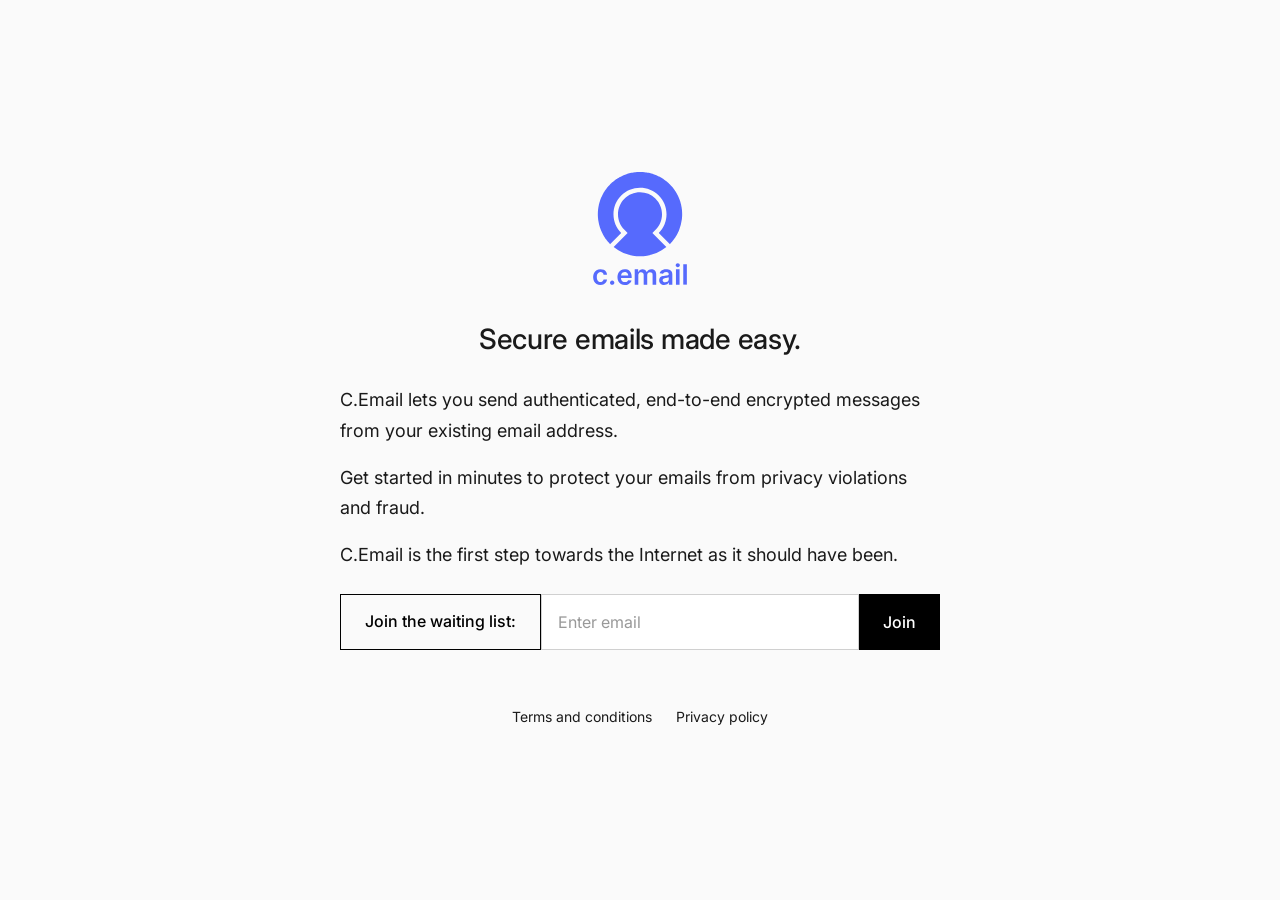
<file: index.html>
<!doctype html>
<html lang="en">
  <head>
    <meta charset="UTF-8" />
    <meta name="viewport" content="width=device-width, initial-scale=1.0" />
    <meta
      name="description"
      content="c.email - The easiest way to send secure emails. End-to-end encrypted messages from your existing email address."
    />
    <title>c.email - Secure Email</title>
    <link rel="preconnect" href="https://fonts.googleapis.com" />
    <link rel="preconnect" href="https://fonts.gstatic.com" crossorigin />
    <link
      href="https://fonts.googleapis.com/css2?family=Inter:wght@400;500;600;700&display=swap"
      rel="stylesheet"
    />
    <link rel="stylesheet" href="styles.css" />
    <link rel="icon" type="image/png" href="/favicon-96x96.png" sizes="96x96" />
    <link rel="icon" type="image/svg+xml" href="/favicon.svg" />
    <link rel="shortcut icon" href="/favicon.ico" />
    <link rel="apple-touch-icon" sizes="180x180" href="/apple-touch-icon.png" />
    <link rel="manifest" href="/site.webmanifest" />
  </head>
  <body>
    <main class="container">
      <div class="content">
        <img src="assets/logo.svg" alt="c.email logo" class="logo" />

        <p class="slogan">Secure emails made easy.</p>

        <div class="description">
          <p>
            C.Email lets you send authenticated, end-to-end encrypted messages
            from your existing email address.
          </p>
          <p>
            Get started in minutes to protect your emails from privacy
            violations and fraud.
          </p>
          <p>
            C.Email is the first step towards the Internet as it should have
            been.
          </p>
        </div>

        <form
          name="waiting-list"
          method="POST"
          netlify
          class="waiting-list-form"
          id="waiting-list-form"
        >
          <input type="hidden" name="form-name" value="waiting-list" />
          <div class="form-group">
            <div class="button-banner">Join the waiting list:</div>
            <input
              type="email"
              name="email"
              placeholder="Enter email"
              required
              class="email-input"
            />
            <button type="submit" class="button-banner submit-button">
              Join
            </button>
          </div>
        </form>

        <div
          class="thank-you-message"
          id="thank-you-message"
          style="display: none"
        >
          <p>Thank you for joining! We'll be in touch soon.</p>
        </div>

        <footer class="footer">
          <a href="terms.html">Terms and conditions</a>
          <a href="privacy.html">Privacy policy</a>
        </footer>
      </div>
    </main>

    <script src="script.js"></script>
  </body>
</html>
</file>
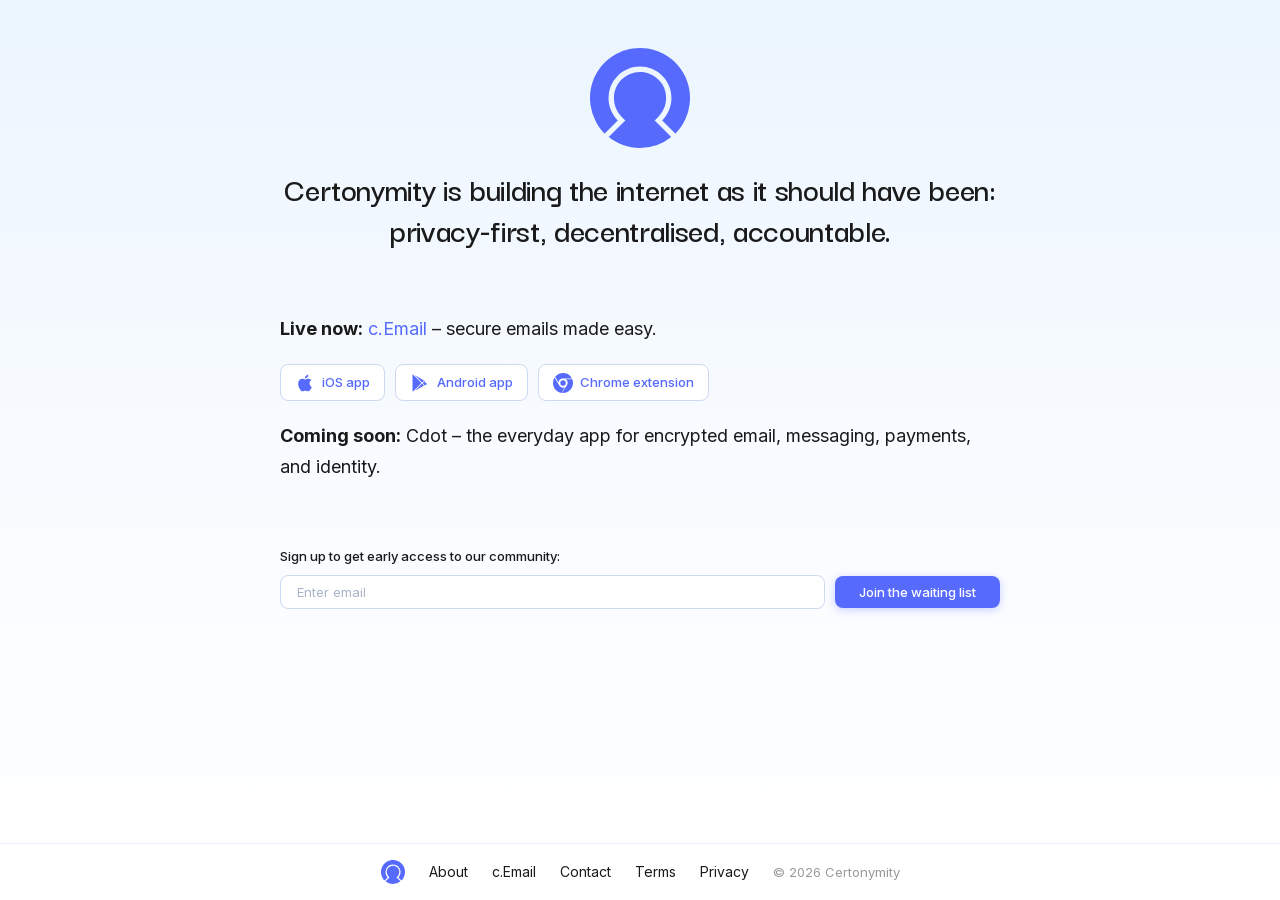
<file: public/index.html>
<!DOCTYPE html>
<html lang="en">
<head>
    <meta charset="UTF-8">
    <meta name="viewport" content="width=device-width, initial-scale=1.0">
    <meta name="description" content="Certonymity is building the internet as it should have been: privacy-first, decentralised, accountable.">
    <meta property="og:title" content="Certonymity">
    <meta property="og:description" content="Certonymity is building the internet as it should have been: privacy-first, decentralised, accountable.">
    <meta property="og:type" content="website">
    <meta property="og:url" content="https://certonymity.com/">
    <meta property="og:image" content="https://certonymity.com/assets/og-image.png">
    <meta name="twitter:card" content="summary_large_image">
    <meta name="twitter:title" content="Certonymity">
    <meta name="twitter:description" content="Certonymity is building the internet as it should have been: privacy-first, decentralised, accountable.">
    <meta name="twitter:image" content="https://certonymity.com/assets/og-image.png">
    <link rel="canonical" href="https://certonymity.com/">
    <title>Certonymity</title>
    <script type="application/ld+json">
    {
      "@context": "https://schema.org",
      "@type": "Organization",
      "name": "Certonymity",
      "url": "https://certonymity.com/",
      "description": "Certonymity is building the internet as it should have been: privacy-first, decentralised, and accountable.",
      "contactPoint": {
        "@type": "ContactPoint",
        "email": "info@certonymity.com"
      },
      "sameAs": [
        "https://apps.apple.com/gb/app/c-email-secure-email/id6787208131",
        "https://play.google.com/store/apps/details?id=org.certonym.c.email",
        "https://chromewebstore.google.com/detail/cemail-beta/nkjndjopnihapdifnakhijbhpmcjioeb"
      ]
    }
    </script>
    <link rel="stylesheet" href="./styles.css">
    <link rel="icon" type="image/svg+xml" href="./assets/logo.svg">
</head>
<body class="home">
    <main class="container">
      <div class="content">
        <img src="./assets/logo.svg" alt="Certonymity logo" class="logo">

        <p class="slogan">Certonymity is building the internet as it should have been:<br>privacy-first, decentralised, accountable.</p>

        <div class="description">
          <p><strong>Live now:</strong> <a href="https://c.email/">c.Email</a> – secure emails made easy.</p>
          <div class="store-links">
            <a href="https://apps.apple.com/gb/app/c-email-secure-email/id6787208131" class="store-link" aria-label="Download on the App Store">
              <svg viewBox="0 0 24 24" width="20" height="20" fill="currentColor" xmlns="http://www.w3.org/2000/svg"><path d="M18.71 19.5c-.83 1.24-1.71 2.45-3.05 2.47-1.34.03-1.77-.79-3.29-.79-1.53 0-2 .77-3.27.82-1.31.05-2.3-1.32-3.14-2.53C4.25 17 2.94 12.45 4.7 9.39c.87-1.52 2.43-2.48 4.12-2.51 1.28-.02 2.5.87 3.29.87.78 0 2.26-1.07 3.8-.91.65.03 2.47.26 3.64 1.98-.09.06-2.17 1.28-2.15 3.81.03 3.02 2.65 4.03 2.68 4.04-.03.07-.42 1.44-1.38 2.83M13 3.5c.73-.83 1.94-1.46 2.94-1.5.13 1.17-.34 2.35-1.04 3.19-.69.85-1.83 1.51-2.95 1.42-.15-1.15.41-2.35 1.05-3.11z"/></svg>
              iOS app
            </a>
            <a href="https://play.google.com/store/apps/details?id=org.certonym.c.email&hl=en" class="store-link" aria-label="Get it on Google Play">
              <svg viewBox="0 0 24 24" width="20" height="20" fill="currentColor" xmlns="http://www.w3.org/2000/svg"><path d="M3.609 1.814L13.792 12 3.61 22.186a.996.996 0 01-.61-.92V2.734a1 1 0 01.609-.92zm10.89 10.893l2.302 2.302-10.937 6.333 8.635-8.635zm3.199-1.67l1.984 1.149a1 1 0 010 1.728l-1.984 1.148L15.394 12l2.304-2.963zM5.864 2.658L16.8 8.99l-2.302 2.302-8.635-8.635z"/></svg>
              Android app
            </a>
            <a href="https://chromewebstore.google.com/detail/cemail-beta/nkjndjopnihapdifnakhijbhpmcjioeb" class="store-link" aria-label="Install Chrome extension">
              <svg viewBox="0 0 24 24" width="20" height="20" fill="currentColor" xmlns="http://www.w3.org/2000/svg"><path d="M12 0C8.21 0 4.831 1.757 2.632 4.501l3.953 6.848A5.454 5.454 0 0 1 12 6.545h10.691A12 12 0 0 0 12 0zM1.931 5.47A11.943 11.943 0 0 0 0 12c0 6.012 4.42 10.991 10.189 11.864l3.953-6.847a5.45 5.45 0 0 1-6.865-2.29L1.931 5.47zm13.342 2.166a5.446 5.446 0 0 1 1.45 7.014L10.79 23.836A12.016 12.016 0 0 0 12 24c6.627 0 12-5.373 12-12 0-1.54-.29-3.011-.818-4.364zM12 8.727a3.273 3.273 0 1 1 0 6.545A3.273 3.273 0 0 1 12 8.727z"/></svg>
              Chrome extension
            </a>
          </div>
          <p><strong>Coming soon:</strong> Cdot – the everyday app for encrypted email, messaging, payments, and identity.</p>
        </div>

        <form class="waiting-list-form" id="waiting-list-form" method="POST" name="waiting-list" action="/?success=true">
          <input type="hidden" name="form-name" value="waiting-list">
          <p class="form-label">Sign up to get early access to our community:</p>
          <div class="form-group">
            <input type="email" name="email" placeholder="Enter email" required class="email-input">
            <button type="submit" class="submit-button">Join the waiting list</button>
          </div>
        </form>

        <div class="thank-you-message" id="thank-you-message" style="display: none">
          <p>Thank you for joining! We'll be in touch soon.</p>
        </div>

      </div>
    </main>

    <footer class="footer">
      <a href="./index.html" class="footer-logo"><img src="./assets/logo.svg" alt="Certonymity"></a>
      <a href="./about/">About</a>
      <a href="https://c.email/">c.Email</a>

      <a href="mailto:info@certonymity.com">Contact</a>
      <a href="./terms/">Terms</a>
      <a href="./privacy/">Privacy</a>
      <span class="footer-copyright">&copy; 2026 Certonymity</span>
    </footer>

    <script src="./script.js"></script>
</body>
</html>
</file>
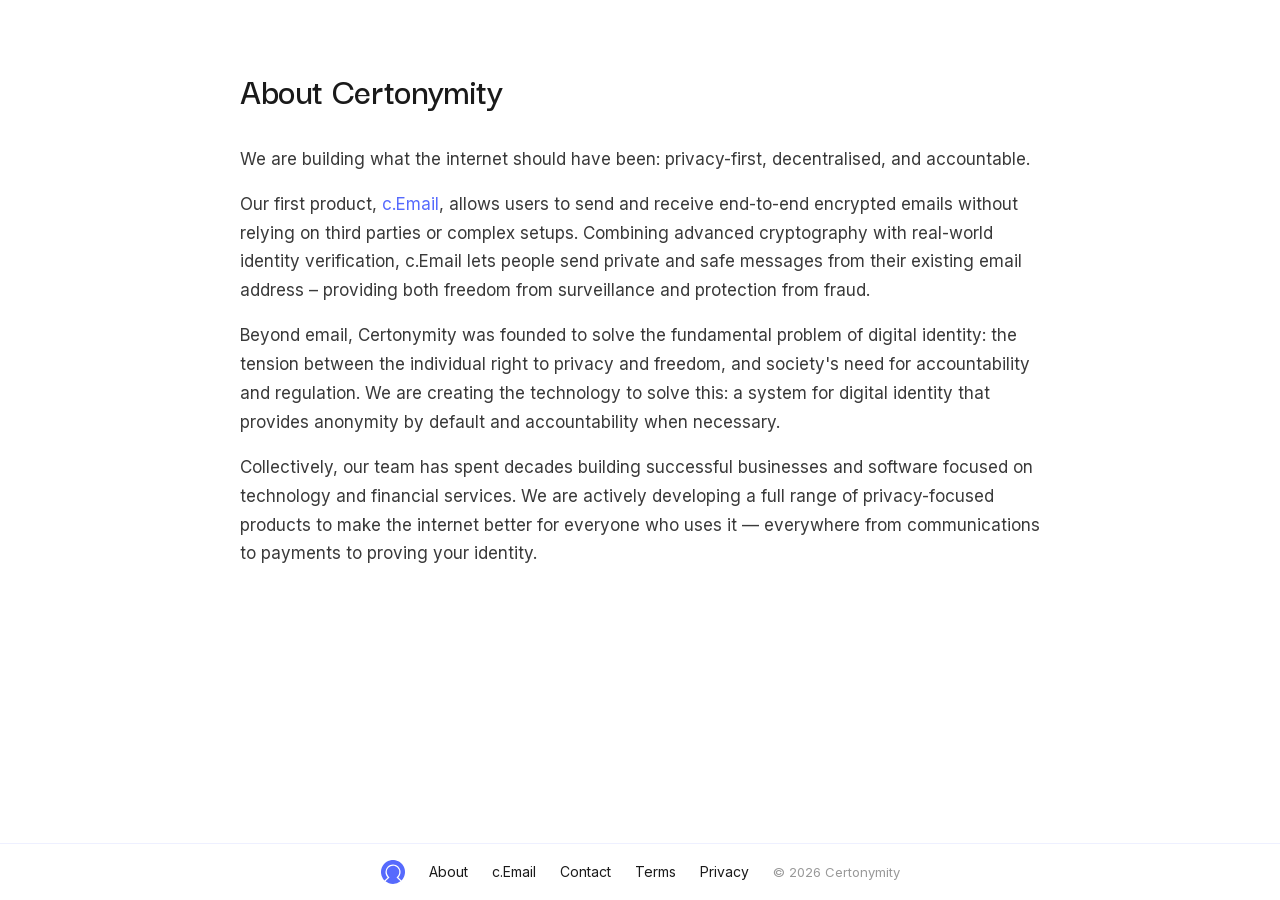
<file: public/about/index.html>
<!DOCTYPE html>
<html lang="en">
<head>
    <meta charset="UTF-8">
    <meta name="viewport" content="width=device-width, initial-scale=1.0">
    <meta name="description" content="Certonymity is building privacy-first, decentralised, and accountable products to make the internet better for everyone.">
    <meta property="og:title" content="About – Certonymity">
    <meta property="og:description" content="Certonymity is building privacy-first, decentralised, and accountable products to make the internet better for everyone.">
    <meta property="og:type" content="website">
    <meta property="og:url" content="https://certonymity.com/about/">
    <meta property="og:image" content="https://certonymity.com/assets/og-image.png">
    <meta name="twitter:card" content="summary_large_image">
    <meta name="twitter:title" content="About – Certonymity">
    <meta name="twitter:description" content="Certonymity is building privacy-first, decentralised, and accountable products to make the internet better for everyone.">
    <meta name="twitter:image" content="https://certonymity.com/assets/og-image.png">
    <link rel="canonical" href="https://certonymity.com/about/">
    <title>About – Certonymity</title>
    <script type="application/ld+json">
    {
      "@context": "https://schema.org",
      "@type": "AboutPage",
      "name": "About Certonymity",
      "url": "https://certonymity.com/about/",
      "description": "Certonymity is building privacy-first, decentralised, and accountable products to make the internet better for everyone.",
      "publisher": {
        "@type": "Organization",
        "name": "Certonymity",
        "url": "https://certonymity.com/"
      }
    }
    </script>
    <link rel="stylesheet" href="../styles.css">
    <link rel="icon" type="image/svg+xml" href="../assets/logo.svg">
</head>
<body class="legal">
    <main class="container">
      <div class="content">
        <div class="page-content">
          <h1>About Certonymity</h1>
          <p>We are building what the internet should have been: privacy-first, decentralised, and accountable.</p>
          <p>Our first product, <a href="https://c.email/">c.Email</a>, allows users to send and receive end-to-end encrypted emails without relying on third parties or complex setups. Combining advanced cryptography with real-world identity verification, c.Email lets people send private and safe messages from their existing email address – providing both freedom from surveillance and protection from fraud.</p>
          <p>Beyond email, Certonymity was founded to solve the fundamental problem of digital identity: the tension between the individual right to privacy and freedom, and society's need for accountability and regulation. We are creating the technology to solve this: a system for digital identity that provides anonymity by default and accountability when necessary.</p>
          <p>Collectively, our team has spent decades building successful businesses and software focused on technology and financial services. We are actively developing a full range of privacy-focused products to make the internet better for everyone who uses it — everywhere from communications to payments to proving your identity.</p>
        </div>
      </div>
    </main>
    <footer class="footer">
      <a href="../" class="footer-logo"><img src="../assets/logo.svg" alt="Certonymity"></a>
      <a href="../about/">About</a>
      <a href="https://c.email/">c.Email</a>

      <a href="mailto:info@certonymity.com">Contact</a>
      <a href="../terms/">Terms</a>
      <a href="../privacy/">Privacy</a>
      <span class="footer-copyright">&copy; 2026 Certonymity</span>
    </footer>
</body>
</html>
</file>
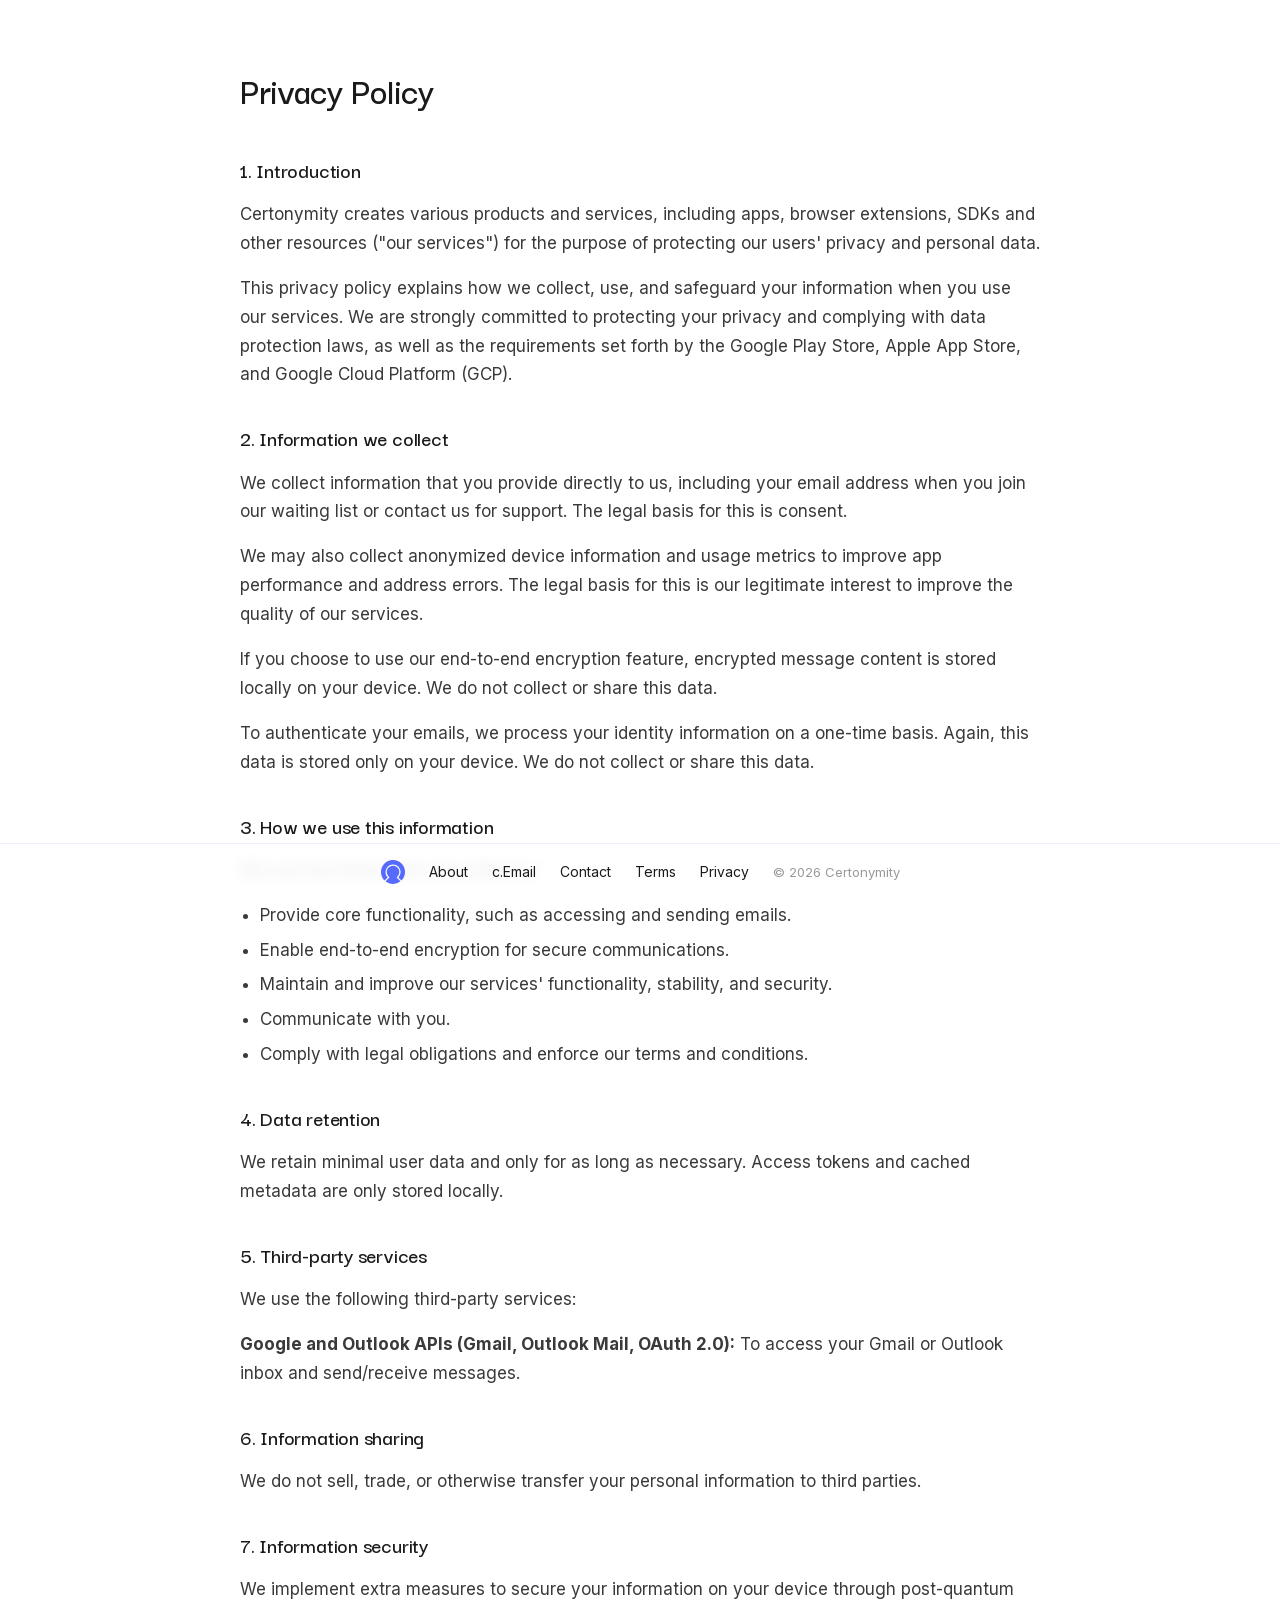
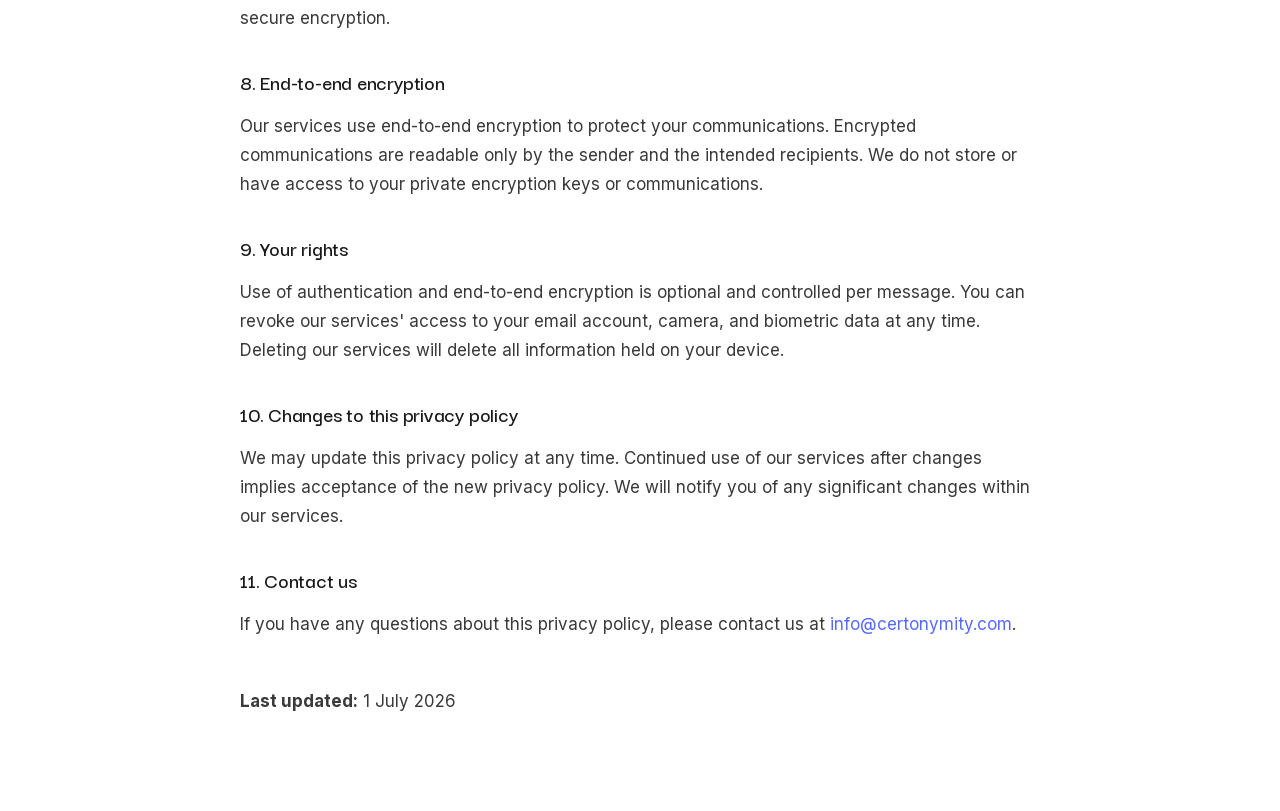
<file: public/privacy/index.html>
<!DOCTYPE html>
<html lang="en">
<head>
    <meta charset="UTF-8">
    <meta name="viewport" content="width=device-width, initial-scale=1.0">
    <meta name="description" content="Privacy policy for Certonymity">
    <meta property="og:title" content="Privacy Policy – Certonymity">
    <meta property="og:description" content="Privacy policy for Certonymity's products and services.">
    <meta property="og:type" content="website">
    <meta property="og:url" content="https://certonymity.com/privacy/">
    <meta property="og:image" content="https://certonymity.com/assets/og-image.png">
    <meta name="twitter:card" content="summary_large_image">
    <meta name="twitter:title" content="Privacy Policy – Certonymity">
    <meta name="twitter:description" content="Privacy policy for Certonymity's products and services.">
    <meta name="twitter:image" content="https://certonymity.com/assets/og-image.png">
    <link rel="canonical" href="https://certonymity.com/privacy/">
    <title>Privacy Policy – Certonymity</title>
    <script type="application/ld+json">
    {
      "@context": "https://schema.org",
      "@type": "WebPage",
      "name": "Privacy Policy – Certonymity",
      "url": "https://certonymity.com/privacy/",
      "publisher": {
        "@type": "Organization",
        "name": "Certonymity",
        "url": "https://certonymity.com/"
      }
    }
    </script>
    <link rel="stylesheet" href="../styles.css">
    <link rel="icon" type="image/svg+xml" href="../assets/logo.svg">
</head>
<body class="legal">
    <main class="container">
      <div class="content">
<div class="page-content">
          <h1>Privacy Policy</h1>
          <h2>1. Introduction</h2>
          <p>Certonymity creates various products and services, including apps, browser extensions, SDKs and other resources ("our services") for the purpose of protecting our users' privacy and personal data.</p>
          <p>This privacy policy explains how we collect, use, and safeguard your information when you use our services. We are strongly committed to protecting your privacy and complying with data protection laws, as well as the requirements set forth by the Google Play Store, Apple App Store, and Google Cloud Platform (GCP).</p>
          <h2>2. Information we collect</h2>
          <p>We collect information that you provide directly to us, including your email address when you join our waiting list or contact us for support. The legal basis for this is consent.</p>
          <p>We may also collect anonymized device information and usage metrics to improve app performance and address errors. The legal basis for this is our legitimate interest to improve the quality of our services.</p>
          <p>If you choose to use our end-to-end encryption feature, encrypted message content is stored locally on your device. We do not collect or share this data.</p>
          <p>To authenticate your emails, we process your identity information on a one-time basis. Again, this data is stored only on your device. We do not collect or share this data.</p>
          <h2>3. How we use this information</h2>
          <p>We use the information we collect to:</p>
          <ul>
            <li>Provide core functionality, such as accessing and sending emails.</li>
            <li>Enable end-to-end encryption for secure communications.</li>
            <li>Maintain and improve our services' functionality, stability, and security.</li>
            <li>Communicate with you.</li>
            <li>Comply with legal obligations and enforce our terms and conditions.</li>
          </ul>
          <h2>4. Data retention</h2>
          <p>We retain minimal user data and only for as long as necessary. Access tokens and cached metadata are only stored locally.</p>
          <h2>5. Third-party services</h2>
          <p>We use the following third-party services:</p>
          <p><strong>Google and Outlook APIs (Gmail, Outlook Mail, OAuth 2.0):</strong> To access your Gmail or Outlook inbox and send/receive messages.</p>
          <h2>6. Information sharing</h2>
          <p>We do not sell, trade, or otherwise transfer your personal information to third parties.</p>
          <h2>7. Information security</h2>
          <p>We implement extra measures to secure your information on your device through post-quantum secure encryption.</p>
          <h2>8. End-to-end encryption</h2>
          <p>Our services use end-to-end encryption to protect your communications. Encrypted communications are readable only by the sender and the intended recipients. We do not store or have access to your private encryption keys or communications.</p>
          <h2>9. Your rights</h2>
          <p>Use of authentication and end-to-end encryption is optional and controlled per message. You can revoke our services' access to your email account, camera, and biometric data at any time. Deleting our services will delete all information held on your device.</p>
          <h2>10. Changes to this privacy policy</h2>
          <p>We may update this privacy policy at any time. Continued use of our services after changes implies acceptance of the new privacy policy. We will notify you of any significant changes within our services.</p>
          <h2>11. Contact us</h2>
          <p>If you have any questions about this privacy policy, please contact us at <a href="mailto:info@certonymity.com">info@certonymity.com</a>.</p>
          <p class="last-updated"><strong>Last updated:</strong> 1 July 2026</p>
        </div>
      </div>
    </main>
    <footer class="footer">
      <a href="../" class="footer-logo"><img src="../assets/logo.svg" alt="Certonymity"></a>
      <a href="../about/">About</a>
      <a href="https://c.email/">c.Email</a>

      <a href="mailto:info@certonymity.com">Contact</a>
      <a href="../terms/">Terms</a>
      <a href="../privacy/">Privacy</a>
      <span class="footer-copyright">&copy; 2026 Certonymity</span>
    </footer>
</body>
</html>
</file>
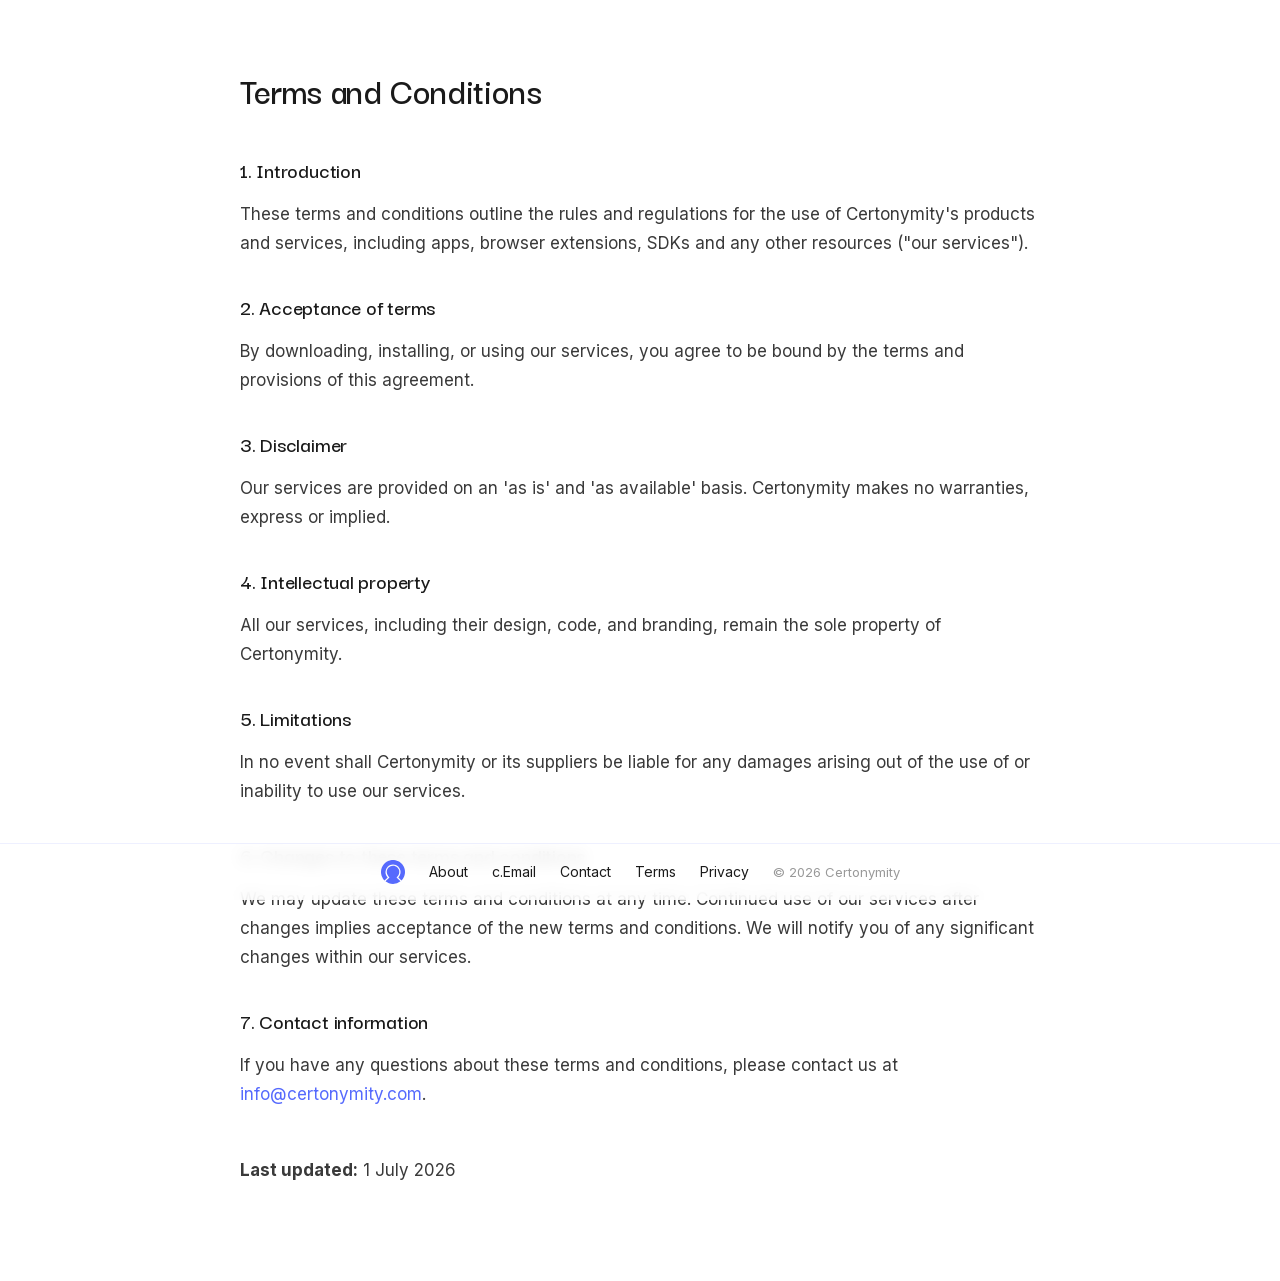
<file: public/terms/index.html>
<!DOCTYPE html>
<html lang="en">
<head>
    <meta charset="UTF-8">
    <meta name="viewport" content="width=device-width, initial-scale=1.0">
    <meta name="description" content="Terms and conditions for Certonymity's products and services.">
    <meta property="og:title" content="Terms and Conditions – Certonymity">
    <meta property="og:description" content="Terms and conditions for Certonymity's products and services.">
    <meta property="og:type" content="website">
    <meta property="og:url" content="https://certonymity.com/terms/">
    <meta property="og:image" content="https://certonymity.com/assets/og-image.png">
    <meta name="twitter:card" content="summary_large_image">
    <meta name="twitter:title" content="Terms and Conditions – Certonymity">
    <meta name="twitter:description" content="Terms and conditions for Certonymity's products and services.">
    <meta name="twitter:image" content="https://certonymity.com/assets/og-image.png">
    <link rel="canonical" href="https://certonymity.com/terms/">
    <title>Terms and Conditions – Certonymity</title>
    <script type="application/ld+json">
    {
      "@context": "https://schema.org",
      "@type": "WebPage",
      "name": "Terms and Conditions – Certonymity",
      "url": "https://certonymity.com/terms/",
      "publisher": {
        "@type": "Organization",
        "name": "Certonymity",
        "url": "https://certonymity.com/"
      }
    }
    </script>
    <link rel="stylesheet" href="../styles.css">
    <link rel="icon" type="image/svg+xml" href="../assets/logo.svg">
</head>
<body class="legal">
    <main class="container">
      <div class="content">
<div class="page-content">
          <h1>Terms and Conditions</h1>
          <h2>1. Introduction</h2>
          <p>These terms and conditions outline the rules and regulations for the use of Certonymity's products and services, including apps, browser extensions, SDKs and any other resources ("our services").</p>
          <h2>2. Acceptance of terms</h2>
          <p>By downloading, installing, or using our services, you agree to be bound by the terms and provisions of this agreement.</p>
          <h2>3. Disclaimer</h2>
          <p>Our services are provided on an 'as is' and 'as available' basis. Certonymity makes no warranties, express or implied.</p>
          <h2>4. Intellectual property</h2>
          <p>All our services, including their design, code, and branding, remain the sole property of Certonymity.</p>
          <h2>5. Limitations</h2>
          <p>In no event shall Certonymity or its suppliers be liable for any damages arising out of the use of or inability to use our services.</p>
          <h2>6. Changes to these terms and conditions</h2>
          <p>We may update these terms and conditions at any time. Continued use of our services after changes implies acceptance of the new terms and conditions. We will notify you of any significant changes within our services.</p>
          <h2>7. Contact information</h2>
          <p>If you have any questions about these terms and conditions, please contact us at <a href="mailto:info@certonymity.com">info@certonymity.com</a>.</p>
          <p class="last-updated"><strong>Last updated:</strong> 1 July 2026</p>
        </div>
      </div>
    </main>
    <footer class="footer">
      <a href="../" class="footer-logo"><img src="../assets/logo.svg" alt="Certonymity"></a>
      <a href="../about/">About</a>
      <a href="https://c.email/">c.Email</a>

      <a href="mailto:info@certonymity.com">Contact</a>
      <a href="../terms/">Terms</a>
      <a href="../privacy/">Privacy</a>
      <span class="footer-copyright">&copy; 2026 Certonymity</span>
    </footer>
</body>
</html>
</file>
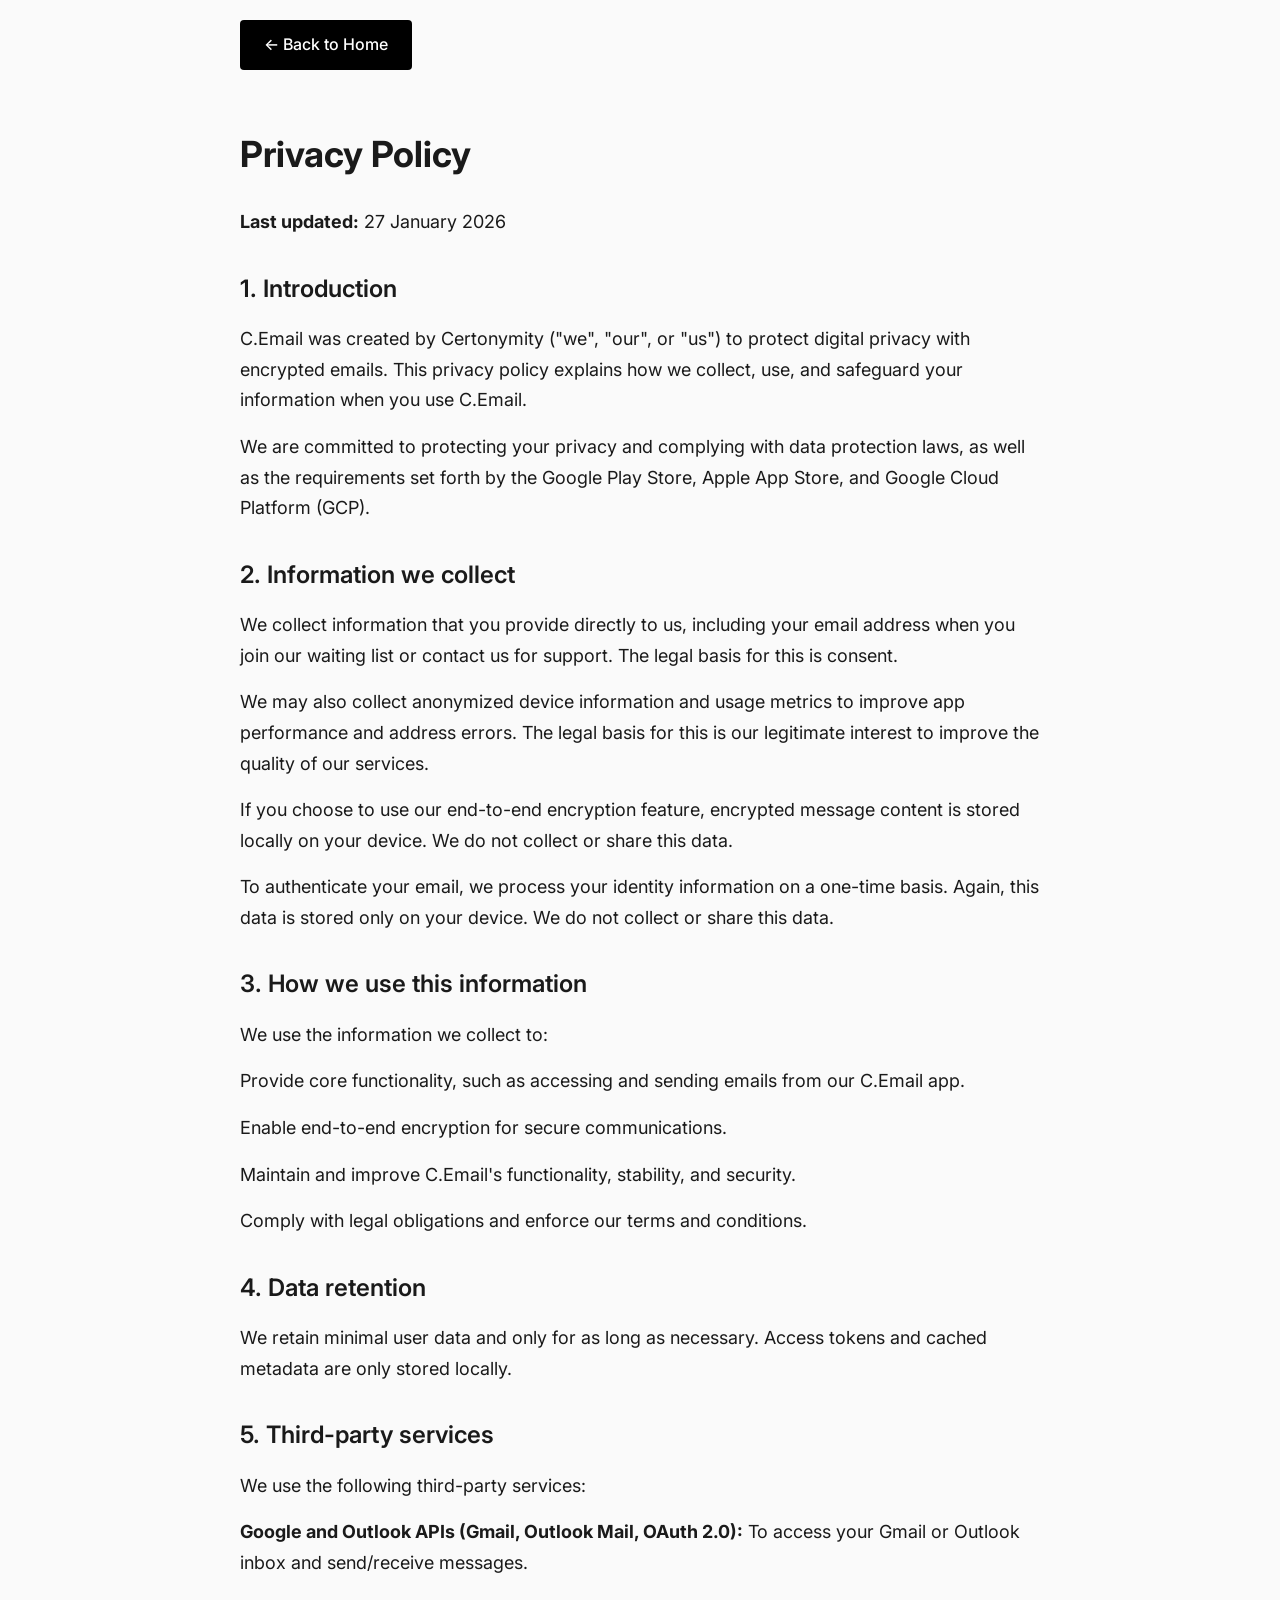
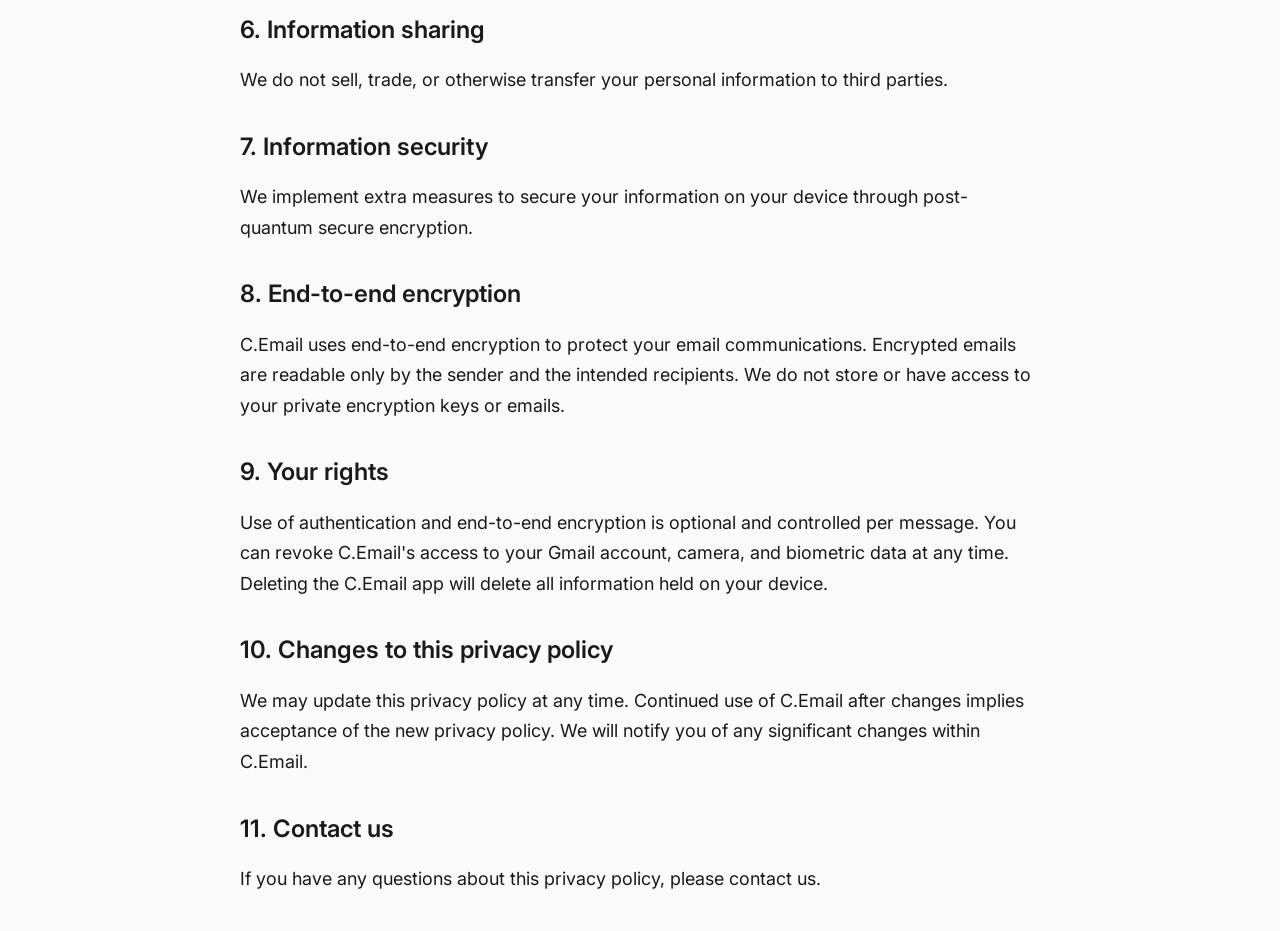
<file: privacy.html>
<!doctype html>
<html lang="en">
  <head>
    <meta charset="UTF-8" />
    <meta name="viewport" content="width=device-width, initial-scale=1.0" />
    <meta name="description" content="Privacy policy for C.Email" />
    <title>Privacy Policy - C.Email</title>
    <link rel="preconnect" href="https://fonts.googleapis.com" />
    <link rel="preconnect" href="https://fonts.gstatic.com" crossorigin />
    <link
      href="https://fonts.googleapis.com/css2?family=Inter:wght@400;500;600;700&display=swap"
      rel="stylesheet"
    />
    <link rel="stylesheet" href="styles.css" />
    <link rel="icon" type="image/png" href="/favicon-96x96.png" sizes="96x96" />
    <link rel="icon" type="image/svg+xml" href="/favicon.svg" />
    <link rel="shortcut icon" href="/favicon.ico" />
    <link rel="apple-touch-icon" sizes="180x180" href="/apple-touch-icon.png" />
    <link rel="manifest" href="/site.webmanifest" />
    <style>
      .back-link {
        display: inline-block;
        margin-bottom: 32px;
        padding: 12px 24px;
        background-color: #000000;
        color: #ffffff;
        text-decoration: none;
        font-weight: 500;
        border-radius: 4px;
        transition: background-color 0.2s ease;
        align-self: flex-start;
      }

      .back-link:hover {
        background-color: #333333;
      }

      .page-content {
        text-align: left;
        max-width: 800px;
        margin: 0 auto;
      }

      .page-content h1 {
        font-size: clamp(28px, 4vw, 36px);
        font-weight: 700;
        margin-bottom: 24px;
        color: #1a1a1a;
      }

      .page-content h2 {
        font-size: clamp(20px, 3vw, 24px);
        font-weight: 600;
        margin-top: 32px;
        margin-bottom: 16px;
        color: #1a1a1a;
      }

      .page-content p {
        font-size: clamp(16px, 2vw, 18px);
        line-height: 1.7;
        margin-bottom: 16px;
        color: #1a1a1a;
      }
    </style>
  </head>
  <body>
    <main class="container">
      <div class="content">
        <a href="index.html" class="back-link">← Back to Home</a>

        <div class="page-content">
          <h1>Privacy Policy</h1>

          <p><strong>Last updated:</strong> 27 January 2026</p>

          <h2>1. Introduction</h2>
          <p>
            C.Email was created by Certonymity ("we", "our", or "us") to protect
            digital privacy with encrypted emails. This privacy policy explains
            how we collect, use, and safeguard your information when you use
            C.Email.
          </p>
          <p>
            We are committed to protecting your privacy and complying with data
            protection laws, as well as the requirements set forth by the Google
            Play Store, Apple App Store, and Google Cloud Platform (GCP).
          </p>

          <h2>2. Information we collect</h2>
          <p>
            We collect information that you provide directly to us, including
            your email address when you join our waiting list or contact us for
            support. The legal basis for this is consent.
          </p>
          <p>
            We may also collect anonymized device information and usage metrics
            to improve app performance and address errors. The legal basis for
            this is our legitimate interest to improve the quality of our
            services.
          </p>
          <p>
            If you choose to use our end-to-end encryption feature, encrypted
            message content is stored locally on your device. We do not collect
            or share this data.
          </p>
          <p>
            To authenticate your email, we process your identity information on
            a one-time basis. Again, this data is stored only on your device. We
            do not collect or share this data.
          </p>

          <h2>3. How we use this information</h2>
          <p>We use the information we collect to:</p>
          <p>
            Provide core functionality, such as accessing and sending emails
            from our C.Email app.
          </p>
          <p>Enable end-to-end encryption for secure communications.</p>
          <p>
            Maintain and improve C.Email's functionality, stability, and
            security.
          </p>
          <p>
            Comply with legal obligations and enforce our terms and conditions.
          </p>

          <h2>4. Data retention</h2>
          <p>
            We retain minimal user data and only for as long as necessary.
            Access tokens and cached metadata are only stored locally.
          </p>

          <h2>5. Third-party services</h2>
          <p>We use the following third-party services:</p>
          <p>
            <strong
              >Google and Outlook APIs (Gmail, Outlook Mail, OAuth 2.0):</strong
            >
            To access your Gmail or Outlook inbox and send/receive messages.
          </p>

          <h2>6. Information sharing</h2>
          <p>
            We do not sell, trade, or otherwise transfer your personal
            information to third parties.
          </p>

          <h2>7. Information security</h2>
          <p>
            We implement extra measures to secure your information on your
            device through post-quantum secure encryption.
          </p>

          <h2>8. End-to-end encryption</h2>
          <p>
            C.Email uses end-to-end encryption to protect your email
            communications. Encrypted emails are readable only by the sender and
            the intended recipients. We do not store or have access to your
            private encryption keys or emails.
          </p>

          <h2>9. Your rights</h2>
          <p>
            Use of authentication and end-to-end encryption is optional and
            controlled per message. You can revoke C.Email's access to your
            Gmail account, camera, and biometric data at any time. Deleting the
            C.Email app will delete all information held on your device.
          </p>

          <h2>10. Changes to this privacy policy</h2>
          <p>
            We may update this privacy policy at any time. Continued use of
            C.Email after changes implies acceptance of the new privacy policy.
            We will notify you of any significant changes within C.Email.
          </p>

          <h2>11. Contact us</h2>
          <p>
            If you have any questions about this privacy policy, please contact
            us.
          </p>
        </div>
      </div>
    </main>
  </body>
</html>
</file>
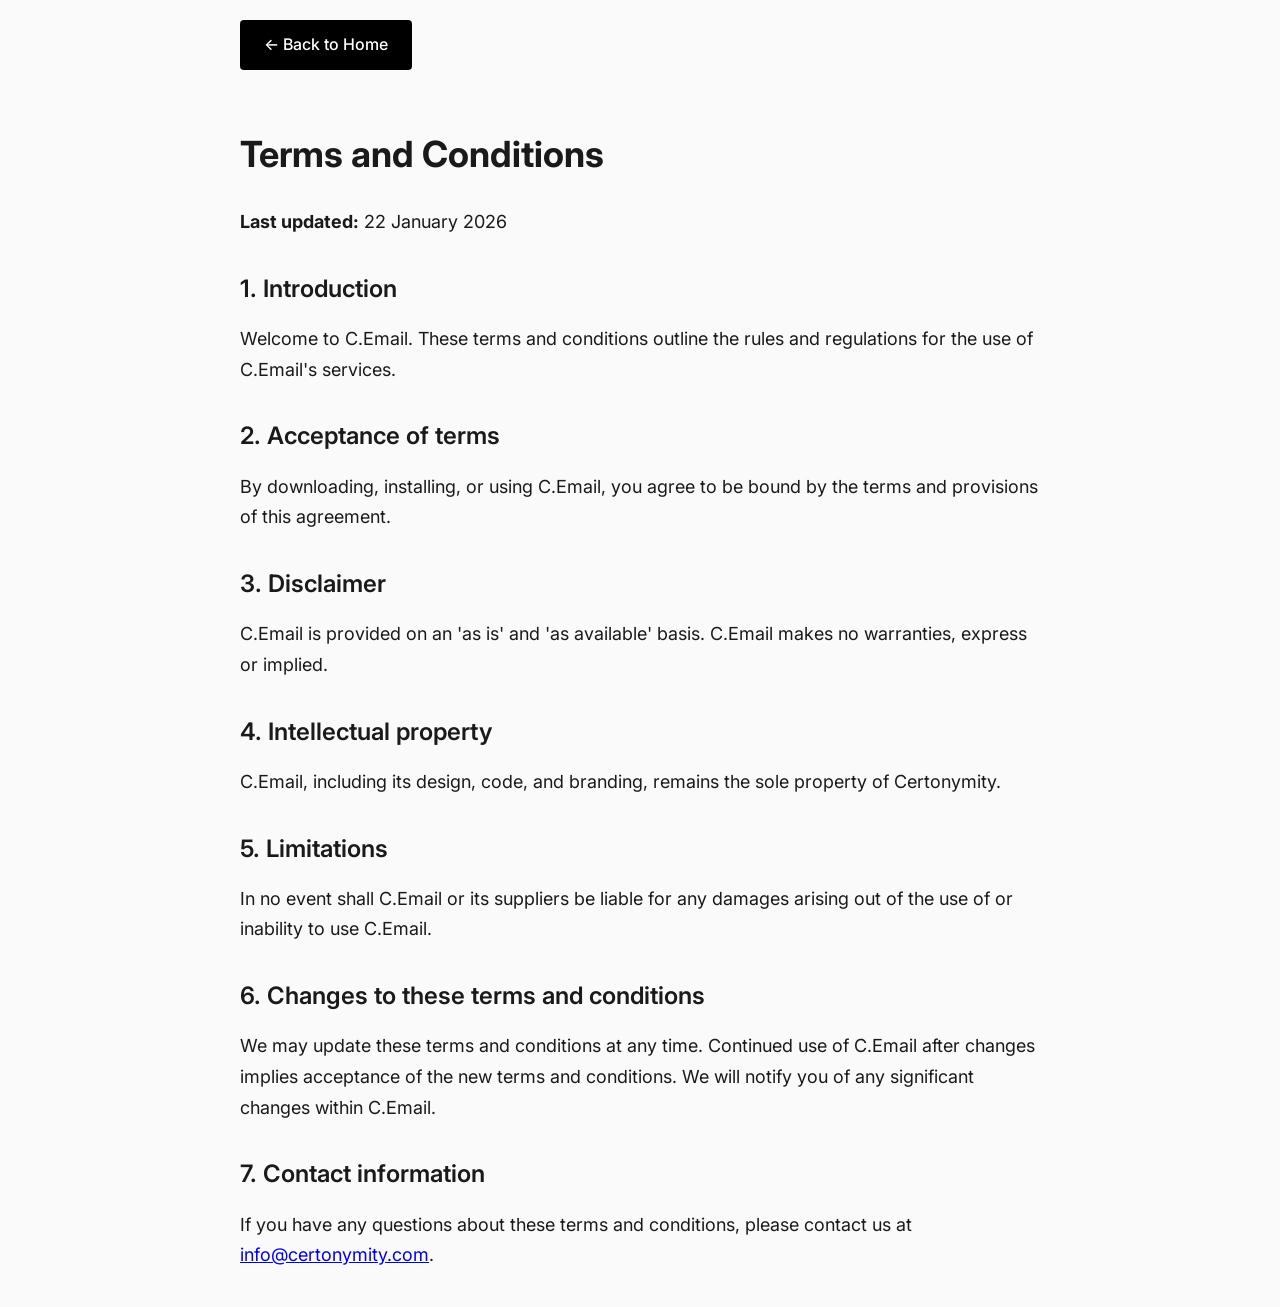
<file: terms.html>
<!doctype html>
<html lang="en">
  <head>
    <meta charset="UTF-8" />
    <meta name="viewport" content="width=device-width, initial-scale=1.0" />
    <meta name="description" content="Terms and conditions for C.Email" />
    <title>Terms and Conditions - C.Email</title>
    <link rel="preconnect" href="https://fonts.googleapis.com" />
    <link rel="preconnect" href="https://fonts.gstatic.com" crossorigin />
    <link
      href="https://fonts.googleapis.com/css2?family=Inter:wght@400;500;600;700&display=swap"
      rel="stylesheet"
    />
    <link rel="stylesheet" href="styles.css" />
    <link rel="icon" type="image/png" href="/favicon-96x96.png" sizes="96x96" />
    <link rel="icon" type="image/svg+xml" href="/favicon.svg" />
    <link rel="shortcut icon" href="/favicon.ico" />
    <link rel="apple-touch-icon" sizes="180x180" href="/apple-touch-icon.png" />
    <link rel="manifest" href="/site.webmanifest" />
    <style>
      .back-link {
        display: inline-block;
        margin-bottom: 32px;
        padding: 12px 24px;
        background-color: #000000;
        color: #ffffff;
        text-decoration: none;
        font-weight: 500;
        border-radius: 4px;
        transition: background-color 0.2s ease;
        align-self: flex-start;
      }

      .back-link:hover {
        background-color: #333333;
      }

      .page-content {
        text-align: left;
        max-width: 800px;
        margin: 0 auto;
      }

      .page-content h1 {
        font-size: clamp(28px, 4vw, 36px);
        font-weight: 700;
        margin-bottom: 24px;
        color: #1a1a1a;
      }

      .page-content h2 {
        font-size: clamp(20px, 3vw, 24px);
        font-weight: 600;
        margin-top: 32px;
        margin-bottom: 16px;
        color: #1a1a1a;
      }

      .page-content p {
        font-size: clamp(16px, 2vw, 18px);
        line-height: 1.7;
        margin-bottom: 16px;
        color: #1a1a1a;
      }
    </style>
  </head>
  <body>
    <main class="container">
      <div class="content">
        <a href="index.html" class="back-link">← Back to Home</a>

        <div class="page-content">
          <h1>Terms and Conditions</h1>

          <p><strong>Last updated:</strong> 22 January 2026</p>

          <h2>1. Introduction</h2>
          <p>
            Welcome to C.Email. These terms and conditions outline the rules and
            regulations for the use of C.Email's services.
          </p>

          <h2>2. Acceptance of terms</h2>
          <p>
            By downloading, installing, or using C.Email, you agree to be bound
            by the terms and provisions of this agreement.
          </p>

          <h2>3. Disclaimer</h2>
          <p>
            C.Email is provided on an 'as is' and 'as available' basis. C.Email
            makes no warranties, express or implied.
          </p>

          <h2>4. Intellectual property</h2>
          <p>
            C.Email, including its design, code, and branding, remains the sole
            property of Certonymity.
          </p>

          <h2>5. Limitations</h2>
          <p>
            In no event shall C.Email or its suppliers be liable for any damages
            arising out of the use of or inability to use C.Email.
          </p>

          <h2>6. Changes to these terms and conditions</h2>
          <p>
            We may update these terms and conditions at any time. Continued use
            of C.Email after changes implies acceptance of the new terms and
            conditions. We will notify you of any significant changes within
            C.Email.
          </p>

          <h2>7. Contact information</h2>
          <p>
            If you have any questions about these terms and conditions, please
            contact us at
            <a href="mailto:info@certonymity.com">info@certonymity.com</a>.
          </p>
        </div>
      </div>
    </main>
  </body>
</html>
</file>
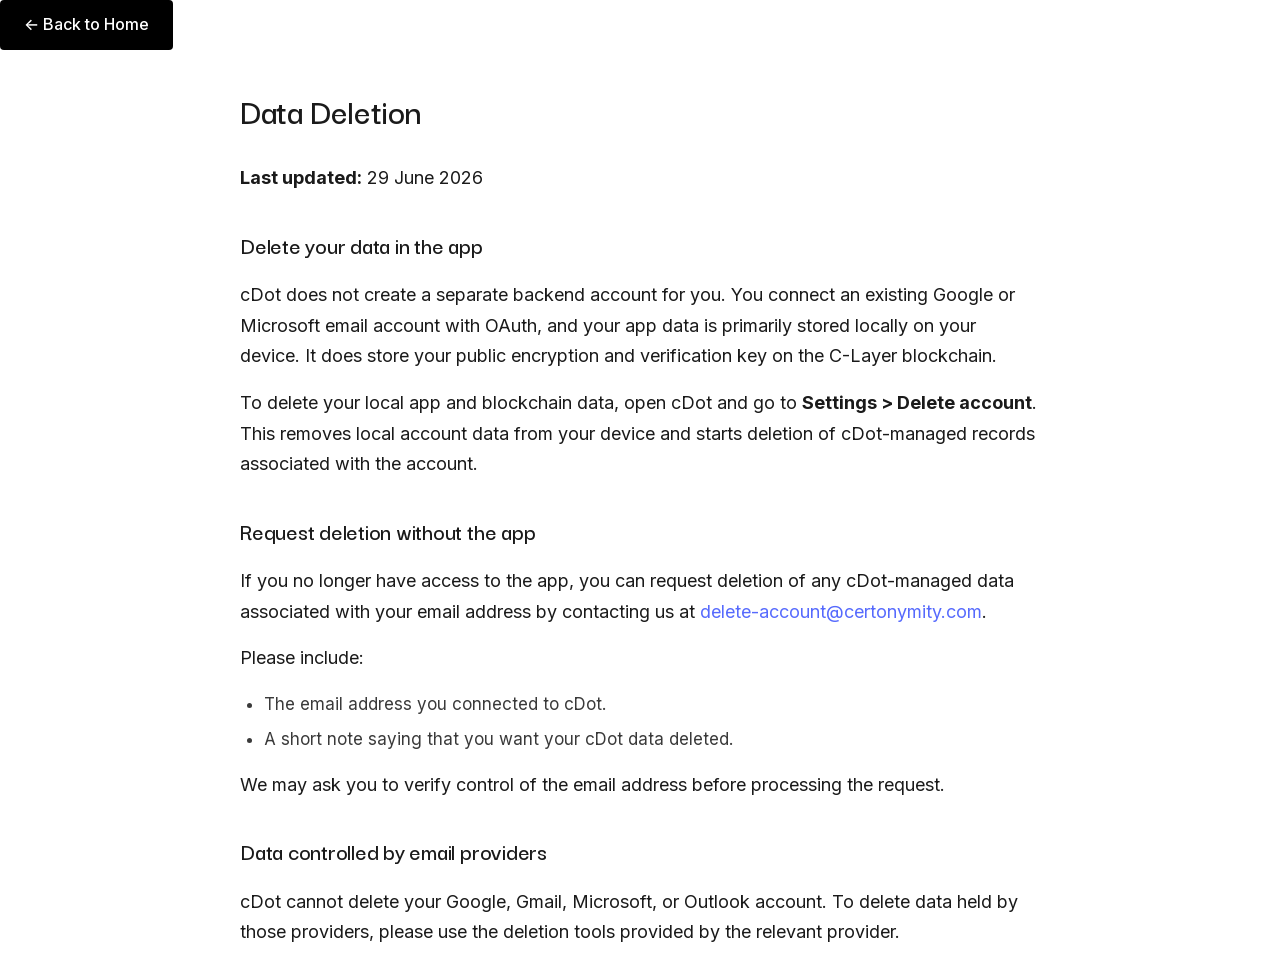
<file: public/cemail-data-deletion.html>
<!doctype html>
<html lang="en">
  <head>
    <meta charset="UTF-8" />
    <meta name="viewport" content="width=device-width, initial-scale=1.0" />
    <meta
      name="description"
      content="How to request deletion of cDot app data"
    />
    <title>Data Deletion - cDot</title>
    <link rel="preconnect" href="https://fonts.googleapis.com" />
    <link rel="preconnect" href="https://fonts.gstatic.com" crossorigin />
    <link
      href="https://fonts.googleapis.com/css2?family=Inter:wght@400;500;600;700&amp;display=swap"
      rel="stylesheet"
    />
    <link rel="stylesheet" href="styles.css" />
    <link rel="icon" type="image/png" href="/favicon-96x96.png" sizes="96x96" />
    <link rel="icon" type="image/svg+xml" href="/favicon.svg" />
    <link rel="shortcut icon" href="/favicon.ico" />
    <link rel="apple-touch-icon" sizes="180x180" href="/apple-touch-icon.png" />
    <link rel="manifest" href="/site.webmanifest" />
    <style>
      .back-link {
        display: inline-block;
        margin-bottom: 32px;
        padding: 12px 24px;
        background-color: #000000;
        color: #ffffff;
        text-decoration: none;
        font-weight: 500;
        border-radius: 4px;
        transition: background-color 0.2s ease;
        align-self: flex-start;
      }

      .back-link:hover {
        background-color: #333333;
      }

      .page-content {
        text-align: left;
        max-width: 800px;
        margin: 0 auto;
      }

      .page-content h1 {
        font-size: clamp(28px, 4vw, 36px);
        font-weight: 700;
        margin-bottom: 24px;
        color: #1a1a1a;
      }

      .page-content h2 {
        font-size: clamp(20px, 3vw, 24px);
        font-weight: 600;
        margin-top: 32px;
        margin-bottom: 16px;
        color: #1a1a1a;
      }

      .page-content p,
      .page-content li {
        font-size: clamp(16px, 2vw, 18px);
        line-height: 1.7;
        margin-bottom: 16px;
        color: #1a1a1a;
      }

      .page-content ul {
        margin: 0 0 16px 24px;
      }
    </style>
  </head>
  <body>
    <main class="container">
      <div class="content">
        <a href="index.html" class="back-link">&larr; Back to Home</a>

        <div class="page-content">
          <h1>Data Deletion</h1>

          <p><strong>Last updated:</strong> 29 June 2026</p>

          <h2>Delete your data in the app</h2>
          <p>
            cDot does not create a separate backend account for you. You connect
            an existing Google or Microsoft email account with OAuth, and your
            app data is primarily stored locally on your device. It does store your 
            public encryption and verification key on the C-Layer blockchain.
          </p>
          <p>
            To delete your local app and blockchain data, open cDot and go to
            <strong>Settings &gt; Delete account</strong>. This removes local
            account data from your device and starts deletion of cDot-managed
            records associated with the account.
          </p>

          <h2>Request deletion without the app</h2>
          <p>
            If you no longer have access to the app, you can request deletion of
            any cDot-managed data associated with your email address by
            contacting us at
            <a href="mailto:delete-account@certonymity.com">delete-account@certonymity.com</a>.
          </p>
          <p>Please include:</p>
          <ul>
            <li>The email address you connected to cDot.</li>
            <li>A short note saying that you want your cDot data deleted.</li>
          </ul>
          <p>
            We may ask you to verify control of the email address before
            processing the request.
          </p>

          <h2>Data controlled by email providers</h2>
          <p>
            cDot cannot delete your Google, Gmail, Microsoft, or Outlook
            account. To delete data held by those providers, please use the
            deletion tools provided by the relevant provider.
          </p>
        </div>
      </div>
    </main>
  </body>
</html>
</file>
<file: styles.css>
/* Reset and base styles */
* {
    margin: 0;
    padding: 0;
    box-sizing: border-box;
}

body {
    font-family: 'Inter', -apple-system, BlinkMacSystemFont, 'Segoe UI', Roboto, Oxygen, Ubuntu, Cantarell, sans-serif;
    background-color: #fafafa;
    color: #1a1a1a;
    line-height: 1.6;
    min-height: 100vh;
    display: flex;
    align-items: center;
    justify-content: center;
    padding: 20px;
}

.container {
    width: 100%;
    max-width: 800px;
    margin: 0 auto;
}

.content {
    text-align: center;
    display: flex;
    flex-direction: column;
    align-items: center;
    gap: 24px;
}

/* Logo */
.logo {
    width: 100px;
    height: auto;
    margin-bottom: 8px;
}

/* Brand name */
.brand-name {
    font-size: clamp(32px, 5vw, 48px);
    font-weight: 700;
    color: #1a1a1a;
    margin: 0;
    letter-spacing: -0.02em;
}

/* Slogan */
.slogan {
    font-size: clamp(20px, 3vw, 28px);
    font-weight: 500;
    color: #1a1a1a;
    margin: 0;
    letter-spacing: -0.01em;
}

/* Description paragraphs */
.description {
    text-align: left;
    max-width: 600px;
    margin: 0 auto;
}

.description p {
    font-size: clamp(16px, 2vw, 18px);
    font-weight: 400;
    color: #1a1a1a;
    margin-bottom: 16px;
    line-height: 1.7;
}

.description p:last-child {
    margin-bottom: 0;
}

/* Form */
.waiting-list-form {
    width: 100%;
    max-width: 600px;
    margin: 0 auto;
}

.form-group {
    display: flex;
    gap: 0;
    width: 100%;
    flex-wrap: wrap;
}

.button-banner {
    border: 1px solid #000000;
    color: #000000;
    padding: 14px 24px;
    font-family: 'Inter', sans-serif;
    font-size: clamp(14px, 2vw, 16px);
    font-weight: 500;
    white-space: nowrap;
    flex-shrink: 0;
    transition: background-color 0.2s ease;
}

.submit-button {
    cursor: pointer;
    background-color: #000000;
    border: none;
    color: #ffffff;
}

.submit-button:hover {
    background-color: #333333;
}

.submit-button:active {
    background-color: #1a1a1a;
}

.email-input {
    flex: 1;
    min-width: 200px;
    padding: 14px 16px;
    border: 1px solid #d0d0d0;
    font-family: 'Inter', sans-serif;
    font-size: clamp(14px, 2vw, 16px);
    color: #1a1a1a;
    background-color: #ffffff;
    outline: none;
    transition: border-color 0.2s ease;
}

.email-input:focus {
    border-color: #000000;
}

.email-input::placeholder {
    color: #999999;
}

/* Thank you message */
.thank-you-message {
    width: 100%;
    max-width: 600px;
    margin: 0 auto;
    padding: 14px 24px;
    background-color: #f0f0f0;
    border: 1px solid #d0d0d0;
    border-radius: 4px;
}

.thank-you-message p {
    font-size: clamp(14px, 2vw, 16px);
    font-weight: 500;
    color: #1a1a1a;
    margin: 0;
    text-align: center;
}

/* Footer */
.footer {
    display: flex;
    justify-content: center;
    align-items: center;
    gap: 24px;
    width: 100%;
    max-width: 600px;
    margin-left: auto;
    margin-right: auto;
    margin-top: 8px;
    padding-top: 24px;
}

.footer a {
    font-size: clamp(12px, 1.5vw, 14px);
    color: #1a1a1a;
    text-decoration: none;
    font-weight: 400;
    transition: color 0.2s ease;
}

.footer a:hover {
    color: #666666;
    text-decoration: underline;
}

/* Responsive adjustments */
@media (max-width: 767px) {
    body {
        padding: 16px;
    }
    
    .content {
        gap: 20px;
    }
    
    .logo {
        width: 80px;
    }
    
    .form-group {
        flex-direction: column;
    }
    
    .submit-button {
        width: 100%;
    }
    
    .email-input {
        width: 100%;
    }
    
    .footer {
    margin: 0 auto;
        flex-direction: column;
        align-items: center;
        gap: 12px;
    }
}

@media (min-width: 1920px) {
    .container {
        max-width: 900px;
    }
}
</file>
<file: public/styles.css>
@font-face {
    font-family: 'Darker Grotesque';
    src: url('./fonts/darker-grotesque-600.woff2') format('woff2');
    font-weight: 600;
    font-style: normal;
    font-display: swap;
}

@font-face {
    font-family: 'Inter';
    src: url('./fonts/inter-variable.woff2') format('woff2');
    font-weight: 100 900;
    font-style: normal;
    font-display: swap;
}

/* ─── Reset ─────────────────────────────────────────── */

*, ::before, ::after {
    margin: 0;
    padding: 0;
    box-sizing: border-box;
}

/* ─── Base ───────────────────────────────────────────── */

body {
    font-family: 'Inter', -apple-system, BlinkMacSystemFont, 'Segoe UI', sans-serif;
    color: #1a1a1a;
    line-height: 1.6;
    -webkit-font-smoothing: antialiased;
}

/* ─── Homepage layout ────────────────────────────────── */

body.home {
    background: linear-gradient(to bottom, #EBF5FF 0%, #f8fbff 50%, #ffffff 100%);
    min-height: 100vh;
    display: flex;
    align-items: flex-start;
    justify-content: center;
    padding: 48px 20px 20px;
}

body.home .container {
    width: 100%;
    max-width: 800px;
    min-height: calc(100vh - 100px);
    display: flex;
    flex-direction: column;
}

body.home .content {
    text-align: center;
    display: flex;
    flex-direction: column;
    align-items: center;
    gap: 36px;
}

/* ─── Legal pages layout ─────────────────────────────── */

body.legal {
    background-color: #ffffff;
    min-height: 100vh;
    display: flex;
    flex-direction: column;
    align-items: stretch;
    padding: 60px 20px 40px;
}

body.legal .container {
    width: 100%;
    max-width: 800px;
    margin: 0 auto;
    flex: 1;
}

body.legal .content {
    display: flex;
    flex-direction: column;
}

/* ─── Logo (homepage) ────────────────────────────────── */

.logo {
    width: 100px;
    height: auto;
    margin-bottom: 8px;
}

/* ─── Slogan / H1 ────────────────────────────────────── */

.slogan {
    font-family: 'Darker Grotesque', sans-serif;
    font-size: clamp(24px, 3.5vw, 34px);
    font-weight: 600;
    color: #1a1a1a;
    margin: -24px 0 28px;
    letter-spacing: -0.01em;
    line-height: 1.2;
}

/* ─── Description ────────────────────────────────────── */

.description {
    text-align: left;
    max-width: 720px;
    margin: 0 auto;
}

.description p {
    font-size: clamp(16px, 2vw, 18px);
    font-weight: 400;
    color: #1a1a1a;
    margin-bottom: 10px;
    line-height: 1.7;
}

.description p:last-child {
    margin-bottom: 0;
}

.description a {
    color: #566afd;
    text-decoration: none;
}

.description a:hover {
    text-decoration: underline;
}

/* ─── Store links ────────────────────────────────────── */

.store-links {
    display: flex;
    gap: 10px;
    flex-wrap: wrap;
    justify-content: flex-start;
    margin-top: 20px;
    margin-bottom: 20px;
}

.store-link {
    display: inline-flex;
    align-items: center;
    gap: 7px;
    padding: 7px 14px;
    border: 1px solid #ccd9f0;
    border-radius: 8px;
    background-color: #ffffff;
    color: #1a1a1a;
    font-size: 13px;
    font-weight: 500;
    text-decoration: none;
    transition: border-color 0.2s ease, box-shadow 0.2s ease;
}

.store-link:hover {
    border-color: #566afd;
    box-shadow: 0 0 0 3px rgba(86, 106, 253, 0.12);
    text-decoration: none;
}

/* ─── Waitlist form ──────────────────────────────────── */

.form-label {
    font-size: clamp(12px, 1.5vw, 13px);
    font-weight: 500;
    color: #1a1a1a;
    margin-bottom: 8px;
    text-align: left;
}

.waiting-list-form {
    width: 100%;
    max-width: 720px;
    margin: 28px auto 0;
}

.form-group {
    display: flex;
    gap: 10px;
    width: 100%;
    flex-wrap: wrap;
    align-items: center;
}

.email-input {
    flex: 1;
    min-width: 200px;
    padding: 8px 16px;
    border: 1px solid #ccd9f0;
    border-radius: 8px;
    font-family: 'Inter', sans-serif;
    font-size: clamp(12px, 1.5vw, 13px);
    color: #1a1a1a;
    background-color: #ffffff;
    outline: none;
    transition: border-color 0.2s ease, box-shadow 0.2s ease;
}

.email-input:focus {
    border-color: #566afd;
    box-shadow: 0 0 0 3px rgba(86, 106, 253, 0.12);
}

.email-input::placeholder {
    color: #aab4c8;
}

.submit-button {
    cursor: pointer;
    background-color: #566afd;
    border: none;
    border-radius: 8px;
    color: #ffffff;
    padding: 8px 24px;
    font-family: 'Inter', sans-serif;
    font-size: clamp(12px, 1.5vw, 13px);
    font-weight: 500;
    white-space: nowrap;
    flex-shrink: 0;
    transition: background-color 0.2s ease, box-shadow 0.2s ease;
    box-shadow: 0 2px 8px rgba(86, 106, 253, 0.3);
}

.submit-button:hover {
    background-color: #4557e0;
    box-shadow: 0 4px 12px rgba(86, 106, 253, 0.4);
}

.submit-button:active {
    background-color: #3a48c8;
}

/* ─── Thank you message ──────────────────────────────── */

.thank-you-message {
    width: 100%;
    max-width: 600px;
    margin: 0 auto;
    padding: 14px 24px;
    background-color: #f0f0f0;
    border: 1px solid #d0d0d0;
    border-radius: 4px;
}

.thank-you-message p {
    font-size: clamp(14px, 2vw, 16px);
    font-weight: 500;
    color: #1a1a1a;
    margin: 0;
    text-align: center;
}

/* ─── Legal page content ─────────────────────────────── */

.page-content {
    text-align: left;
    max-width: 800px;
    margin: 0 auto;
}

.page-content h1 {
    font-family: 'Darker Grotesque', sans-serif;
    font-size: clamp(28px, 4vw, 38px);
    font-weight: 600;
    margin-bottom: 24px;
    color: #1a1a1a;
    letter-spacing: -0.01em;
}

.page-content h2 {
    font-family: 'Darker Grotesque', sans-serif;
    font-size: clamp(18px, 2.5vw, 22px);
    font-weight: 600;
    margin-top: 32px;
    margin-bottom: 12px;
    color: #1a1a1a;
    letter-spacing: -0.01em;
}

.page-content p {
    font-size: clamp(15px, 2vw, 17px);
    line-height: 1.7;
    margin-bottom: 16px;
    color: #3a3a3a;
}

.page-content ul {
    margin: 0 0 16px 20px;
}

.page-content ul li {
    font-size: clamp(15px, 2vw, 17px);
    line-height: 1.7;
    margin-bottom: 6px;
    color: #3a3a3a;
}

.page-content a {
    color: #566afd;
    text-decoration: none;
}

.page-content a:hover {
    text-decoration: underline;
}

.last-updated {
    font-size: 13px;
    color: #999999;
    margin-top: 48px;
}

/* ─── Footer ─────────────────────────────────────────── */

.footer {
    position: fixed;
    bottom: 0;
    left: 0;
    right: 0;
    display: flex;
    justify-content: center;
    align-items: center;
    gap: 24px;
    padding: 16px 24px;
    border-top: 1px solid rgba(86, 106, 253, 0.1);
    background-color: rgba(255, 255, 255, 0.85);
    backdrop-filter: blur(8px);
}

body.legal {
    padding-bottom: 80px;
}

.footer a {
    font-size: clamp(12px, 1.5vw, 14px);
    color: #1a1a1a;
    text-decoration: none;
    font-weight: 400;
    transition: color 0.2s ease;
}

.footer a:hover {
    color: #666666;
    text-decoration: underline;
}

.footer-logo img {
    height: 24px;
    width: auto;
    display: block;
}

.footer-copyright {
    font-size: clamp(11px, 1.5vw, 13px);
    color: #999999;
    white-space: nowrap;
}

/* ─── Responsive ─────────────────────────────────────── */

@media (max-width: 767px) {
    body.home {
        padding: 40px 16px 80px; /* extra bottom padding clears fixed footer */
    }

    body.legal {
        padding: 40px 16px 80px;
    }

    .logo {
        width: 80px;
    }

    .content {
        gap: 20px;
    }

    .slogan {
        font-size: clamp(26px, 7vw, 34px);
    }

    .description {
        text-align: center;
    }

    .form-label {
        text-align: center;
    }

    .form-group {
        flex-direction: column;
    }

    .submit-button {
        width: 100%;
    }

    .email-input {
        width: 100%;
    }

    .footer {
        flex-wrap: wrap;
        gap: 12px 20px;
        padding: 12px 16px;
    }
}

@media (min-width: 1920px) {
    body.home .container {
        max-width: 900px;
    }
}
</file>
